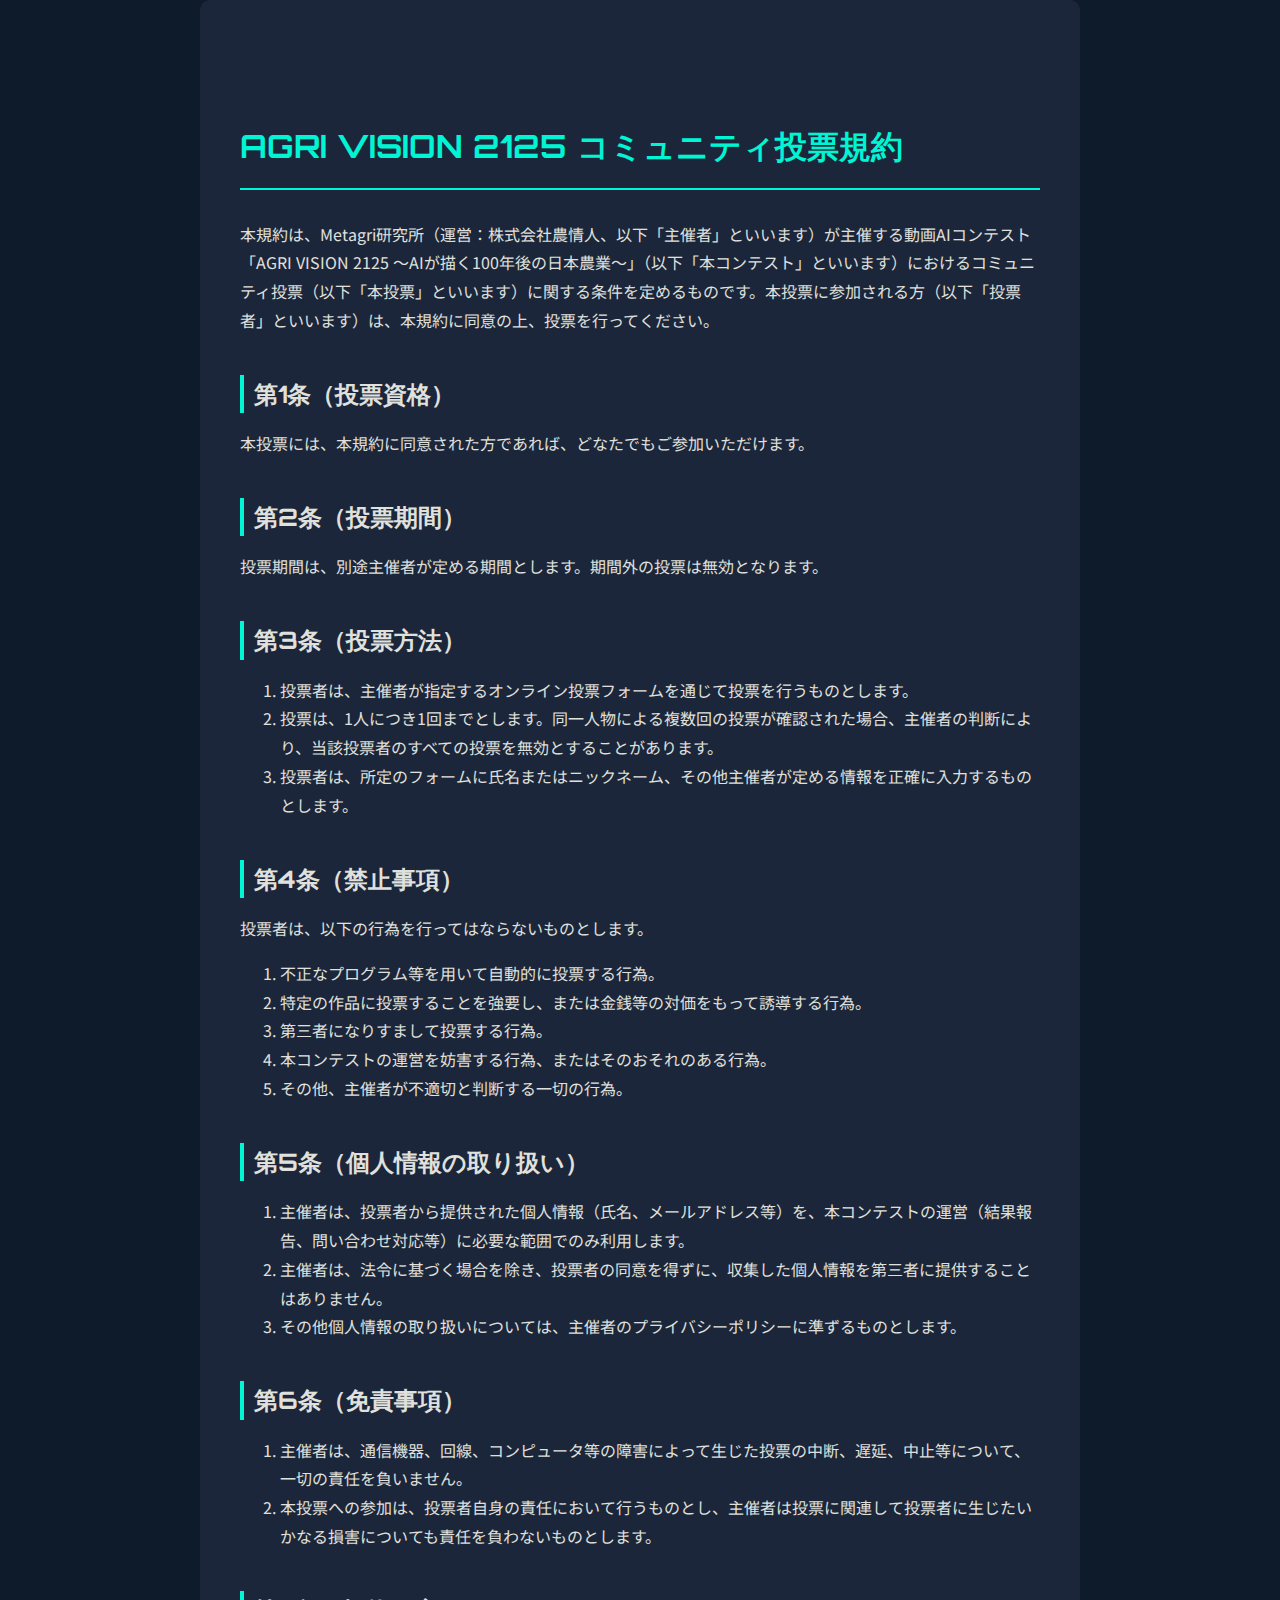
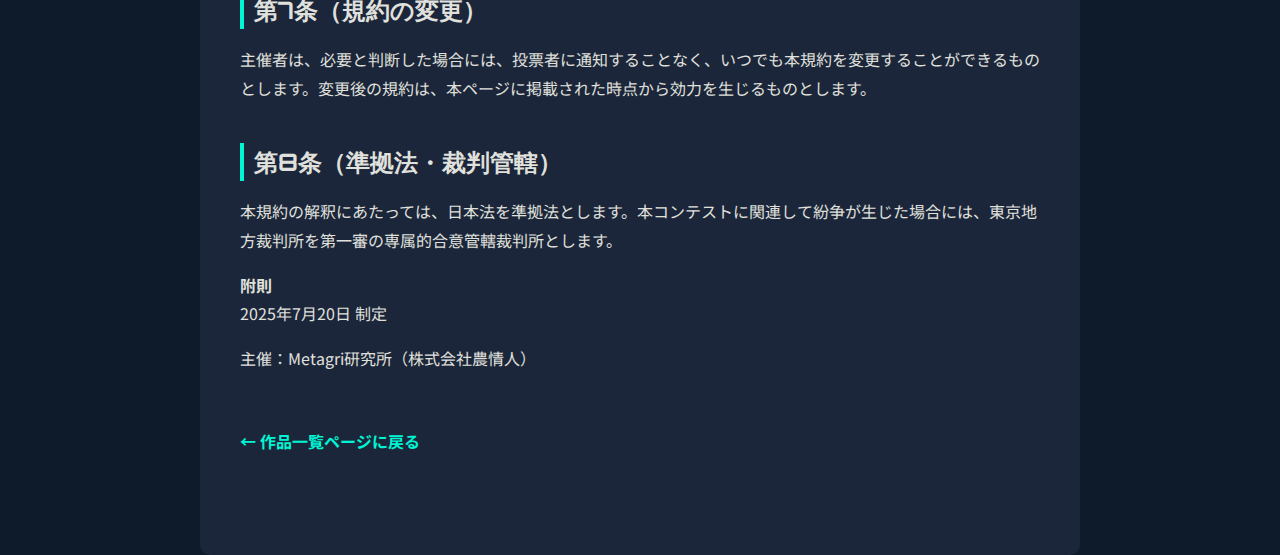
<file: terms.html>
<!DOCTYPE html>
<html lang="ja">
<head>
    <meta charset="UTF-8">
    <meta name="viewport" content="width=device-width, initial-scale=1.0">
    <title>AGRI VISION 2125 コミュニティ投票規約</title>
    <!-- LPと同じスタイルシートを読み込む -->
    <link rel="stylesheet" href="style.css">
    <link rel="preconnect" href="https://fonts.googleapis.com">
    <link rel="preconnect" href="https://fonts.gstatic.com" crossorigin>
    <link href="https://fonts.googleapis.com/css2?family=Noto+Sans+JP:wght@400;700&family=Orbitron:wght@700&display=swap" rel="stylesheet">
    <!-- 規約ページ専用のスタイル -->
    <style>
        .terms-page {
            max-width: 800px;
            margin: 0 auto;
            padding: 100px 40px;
            background-color: var(--secondary-color);
            border-radius: 10px;
        }
        .terms-page h1 {
            font-family: var(--font-title);
            color: var(--accent-color);
            border-bottom: 2px solid var(--accent-color);
            padding-bottom: 15px;
            margin-bottom: 30px;
        }
        .terms-page h2 {
            font-family: var(--font-title);
            color: var(--text-color);
            margin-top: 40px;
            margin-bottom: 15px;
            padding-left: 10px;
            border-left: 4px solid var(--accent-color);
        }
        .terms-page p, .terms-page ol {
            line-height: 1.8;
        }
        .terms-page .back-link {
            display: inline-block;
            margin-top: 40px;
            color: var(--accent-color);
            text-decoration: none;
            font-weight: bold;
        }
        .terms-page .back-link:hover {
            text-decoration: underline;
        }
    </style>
</head>
<body>

    <main class="terms-page">
        <h1>AGRI VISION 2125 コミュニティ投票規約</h1>

        <p>本規約は、Metagri研究所（運営：株式会社農情人、以下「主催者」といいます）が主催する動画AIコンテスト「AGRI VISION 2125 〜AIが描く100年後の日本農業〜」（以下「本コンテスト」といいます）におけるコミュニティ投票（以下「本投票」といいます）に関する条件を定めるものです。本投票に参加される方（以下「投票者」といいます）は、本規約に同意の上、投票を行ってください。</p>

        <h2>第1条（投票資格）</h2>
        <p>本投票には、本規約に同意された方であれば、どなたでもご参加いただけます。</p>

        <h2>第2条（投票期間）</h2>
        <p>投票期間は、別途主催者が定める期間とします。期間外の投票は無効となります。</p>

        <h2>第3条（投票方法）</h2>
        <ol>
            <li>投票者は、主催者が指定するオンライン投票フォームを通じて投票を行うものとします。</li>
            <li>投票は、1人につき1回までとします。同一人物による複数回の投票が確認された場合、主催者の判断により、当該投票者のすべての投票を無効とすることがあります。</li>
            <li>投票者は、所定のフォームに氏名またはニックネーム、その他主催者が定める情報を正確に入力するものとします。</li>
        </ol>

        <h2>第4条（禁止事項）</h2>
        <p>投票者は、以下の行為を行ってはならないものとします。</p>
        <ol>
            <li>不正なプログラム等を用いて自動的に投票する行為。</li>
            <li>特定の作品に投票することを強要し、または金銭等の対価をもって誘導する行為。</li>
            <li>第三者になりすまして投票する行為。</li>
            <li>本コンテストの運営を妨害する行為、またはそのおそれのある行為。</li>
            <li>その他、主催者が不適切と判断する一切の行為。</li>
        </ol>
        
        <h2>第5条（個人情報の取り扱い）</h2>
        <ol>
            <li>主催者は、投票者から提供された個人情報（氏名、メールアドレス等）を、本コンテストの運営（結果報告、問い合わせ対応等）に必要な範囲でのみ利用します。</li>
            <li>主催者は、法令に基づく場合を除き、投票者の同意を得ずに、収集した個人情報を第三者に提供することはありません。</li>
            <li>その他個人情報の取り扱いについては、主催者のプライバシーポリシーに準ずるものとします。</li>
        </ol>

        <h2>第6条（免責事項）</h2>
        <ol>
            <li>主催者は、通信機器、回線、コンピュータ等の障害によって生じた投票の中断、遅延、中止等について、一切の責任を負いません。</li>
            <li>本投票への参加は、投票者自身の責任において行うものとし、主催者は投票に関連して投票者に生じたいかなる損害についても責任を負わないものとします。</li>
        </ol>

        <h2>第7条（規約の変更）</h2>
        <p>主催者は、必要と判断した場合には、投票者に通知することなく、いつでも本規約を変更することができるものとします。変更後の規約は、本ページに掲載された時点から効力を生じるものとします。</p>

        <h2>第8条（準拠法・裁判管轄）</h2>
        <p>本規約の解釈にあたっては、日本法を準拠法とします。本コンテストに関連して紛争が生じた場合には、東京地方裁判所を第一審の専属的合意管轄裁判所とします。</p>

        <p><b>附則</b><br>2025年7月20日 制定</p>
        
        <p>主催：Metagri研究所（株式会社農情人）</p>

        <a href="index.html" class="back-link">← 作品一覧ページに戻る</a>
    </main>

</body>
</html>
</file>
<file: style.css>
:root {
    --primary-color: #0d1b2a; /* 深い紺色 */
    --secondary-color: #1b263b; /* やや明るい紺色 */
    --accent-color: #00f5d4; /* 明るい緑・シアン */
    --text-color: #e0e1dd;
    --card-bg: #1b263b;
    --font-main: 'Noto Sans JP', sans-serif;
    --font-title: 'Orbitron', sans-serif;
}

body {
    background-color: var(--primary-color);
    color: var(--text-color);
    font-family: var(--font-main);
    margin: 0;
    line-height: 1.6;
}

/* --- Site Header --- */
.site-header {
    background-color: rgba(13, 27, 42, 0.9);
    padding: 10px 40px;
    position: sticky;
    top: 0;
    width: 100%;
    z-index: 1000;
    box-sizing: border-box;
    backdrop-filter: blur(10px);
    -webkit-backdrop-filter: blur(10px);
    border-bottom: 1px solid rgba(0, 245, 212, 0.2);
}

.header-container {
    max-width: 1200px;
    margin: 0 auto;
    display: flex;
    justify-content: space-between;
    align-items: center;
}

.logo-link .logo-image {
    height: 40px;
    vertical-align: middle;
}

.header-btn {
    background-color: var(--accent-color);
    color: var(--primary-color);
    padding: 10px 20px;
    border-radius: 5px;
    text-decoration: none;
    font-weight: bold;
    transition: background-color 0.3s, transform 0.3s;
}

.header-btn:hover {
    background-color: #fff;
    transform: scale(1.05);
}

/* --- Hero Section --- */
.hero {
    background: linear-gradient(rgba(13, 27, 42, 0.8), rgba(13, 27, 42, 1)), url('https://source.unsplash.com/random/1600x900/?future,farm') no-repeat center center/cover;
    height: 60vh;
    display: flex;
    justify-content: center;
    align-items: center;
    text-align: center;
    padding: 0 20px;
}

.hero-content {
    max-width: 800px;
}

.main-title {
    font-family: var(--font-title);
    font-size: 3.5rem;
    color: #fff;
    text-shadow: 0 0 15px var(--accent-color);
    margin: 0;
}

.subtitle {
    font-size: 1.5rem;
    color: var(--accent-color);
    margin-top: 10px;
}

.description {
    font-size: 1.1rem;
    margin-top: 20px;
}

/* --- Gallery Section --- */
.gallery {
    padding: 60px 20px;
    max-width: 1200px;
    margin: 0 auto;
}

.section-title {
    text-align: center;
    font-family: var(--font-title);
    font-size: 2.5rem;
    margin-bottom: 50px;
    color: var(--accent-color);
}

.works-container {
    display: grid;
    grid-template-columns: repeat(auto-fit, minmax(320px, 1fr));
    gap: 30px;
}

/* --- Work Card (Common Style) --- */
.work-card {
    background-color: var(--card-bg);
    border-radius: 10px;
    box-shadow: 0 4px 15px rgba(0, 0, 0, 0.3);
    cursor: pointer;
    opacity: 0;
    transform: translateY(30px);
    transition: opacity 0.6s ease-out, transform 0.6s ease-out;
    position: relative;
    overflow: hidden;
}

.work-card.is-visible {
    opacity: 1;
    transform: translateY(0);
}

.work-card:hover {
    transform: translateY(-10px);
    box-shadow: 0 8px 30px rgba(0, 245, 212, 0.3);
    z-index: 10;
    overflow: visible;
}

.card-thumbnail {
    position: relative;
    width: 100%;
    padding-top: 56.25%; /* 16:9 Aspect Ratio */
    border-radius: 10px 10px 0 0;
    overflow: hidden;
}

.card-thumbnail img {
    position: absolute;
    top: 0;
    left: 0;
    width: 100%;
    height: 100%;
    object-fit: cover;
}

.play-icon {
    position: absolute;
    top: 50%;
    left: 50%;
    transform: translate(-50%, -50%);
    width: 60px;
    height: 60px;
    background-color: rgba(0, 0, 0, 0.6);
    border-radius: 50%;
    display: flex;
    justify-content: center;
    align-items: center;
    transition: background-color 0.3s;
}

.play-icon::after {
    content: '';
    display: block;
    width: 0;
    height: 0;
    border-top: 12px solid transparent;
    border-bottom: 12px solid transparent;
    border-left: 20px solid #fff;
    margin-left: 5px;
}

.work-card:hover .play-icon {
    background-color: rgba(0, 245, 212, 0.8);
}

.card-content {
    padding: 20px;
    position: relative;
}

.card-title {
    font-size: 1.4rem;
    font-weight: bold;
    margin: 0 0 5px;
    white-space: nowrap;
    overflow: hidden;
    text-overflow: ellipsis;
}

.card-creator {
    font-size: 0.9rem;
    color: var(--accent-color);
    margin: 0 0 15px;
}

.card-description {
    font-size: 0.95rem;
    display: -webkit-box;
    -webkit-line-clamp: 3;
    -webkit-box-orient: vertical;
    overflow: hidden;
    margin-bottom: 0;
}

.work-number {
    position: absolute;
    top: 10px;
    left: 10px;
    background-color: rgba(0, 245, 212, 0.85);
    color: var(--primary-color);
    font-family: var(--font-title);
    padding: 2px 8px;
    border-radius: 5px;
    font-size: 0.9rem;
    font-weight: bold;
    z-index: 5;
}

.tooltip {
    position: absolute;
    bottom: 110%;
    left: 50%;
    transform: translateX(-50%) translateY(10px);
    background-color: #2c3e50;
    color: #fff;
    padding: 15px;
    border-radius: 8px;
    width: 280px;
    font-size: 0.9rem;
    line-height: 1.5;
    text-align: left;
    opacity: 0;
    visibility: hidden;
    transition: opacity 0.3s ease, transform 0.3s ease;
    z-index: 20;
    box-shadow: 0 4px 10px rgba(0,0,0,0.5);
    pointer-events: none;
}

.tooltip::after {
    content: '';
    position: absolute;
    top: 100%;
    left: 50%;
    margin-left: -8px;
    border-width: 8px;
    border-style: solid;
    border-color: #2c3e50 transparent transparent transparent;
}

.work-card:hover .tooltip {
    opacity: 1;
    visibility: visible;
    transform: translateX(-50%) translateY(0);
}

/* --- TikTok Card Style --- */
.tiktok-thumbnail {
    object-fit: contain !important;
    padding: 20px;
    box-sizing: border-box;
    background-color: #000;
}

.tiktok-play-icon::after {
    content: '▶';
    font-size: 20px;
    color: #fff;
    border: none !important;
    margin: 0 0 0 2px;
}

/* --- Apply Section --- */
.apply-section {
    background-color: var(--secondary-color);
    padding: 80px 20px;
    text-align: center;
}

.apply-container h2 {
    font-family: var(--font-title);
    font-size: 2.5rem;
    color: var(--accent-color);
    margin-bottom: 20px;
}

.apply-container p {
    font-size: 1.1rem;
    max-width: 600px;
    margin: 0 auto 40px;
    line-height: 1.8;
}

.apply-btn {
    display: inline-block;
    background-image: linear-gradient(45deg, var(--accent-color) 0%, #48bfe3 100%);
    color: var(--primary-color);
    padding: 15px 40px;
    border-radius: 50px;
    text-decoration: none;
    font-weight: bold;
    font-size: 1.2rem;
    box-shadow: 0 4px 20px rgba(0, 245, 212, 0.4);
    transition: transform 0.3s ease, box-shadow 0.3s ease;
}

.apply-btn:hover {
    transform: scale(1.1) translateY(-5px);
    box-shadow: 0 8px 30px rgba(0, 245, 212, 0.6);
}

/* --- Footer --- */
.new-footer {
    text-align: center;
    padding: 40px 20px;
    background-color: var(--primary-color);
    border-top: 1px solid rgba(0, 245, 212, 0.2);
}

.new-footer .footer-container {
    max-width: 1200px;
    margin: 0 auto;
    display: flex;
    flex-direction: column;
    align-items: center;
}

.new-footer .footer-logo {
    margin-bottom: 20px;
}

.new-footer .footer-logo .logo-image {
    height: 40px;
    opacity: 0.9;
}

.new-footer .social-links {
    margin-bottom: 20px;
    display: flex;
    gap: 25px;
}

.new-footer .social-links a {
    color: var(--text-color);
    opacity: 0.8;
    transition: opacity 0.3s, transform 0.3s, color 0.3s;
    display: inline-block;
}

.new-footer .social-links a:hover {
    opacity: 1;
    transform: scale(1.1);
    color: var(--accent-color);
}

.new-footer .social-links svg {
    width: 30px;
    height: 30px;
    fill: currentColor;
}

.new-footer .copyright {
    font-size: 0.9rem;
    color: rgba(224, 225, 221, 0.7);
}


/* ★★★★★ ここからが「音しか流れない」問題を解決するコードです ★★★★★ */
/* --- Modal & Video Player --- */
.modal {
    display: none;
    position: fixed;
    z-index: 1001;
    left: 0;
    top: 0;
    width: 100%;
    height: 100%;
    overflow: auto;
    background-color: rgba(0, 0, 0, 0.9);
    animation: fadeIn 0.3s;
}

.modal-content {
    position: relative;
    margin: 5% auto;
    padding: 20px;
    width: 90%;
    max-width: 960px;
}

.close-button {
    position: absolute;
    top: -10px;
    right: 5px;
    color: #fff;
    font-size: 40px;
    font-weight: bold;
    cursor: pointer;
    transition: color 0.3s;
}

.close-button:hover,
.close-button:focus {
    color: var(--accent-color);
    text-decoration: none;
}

/* ★★★ この video-container の部分が最も重要です ★★★ */
.video-container {
    position: relative;
    padding-bottom: 56.25%; /* 16:9 のアスペクト比を維持 */
    height: 0;
    overflow: hidden;
    background-color: #000; /* 読み込み中に黒背景を表示 */
}

.video-container iframe {
    position: absolute;
    top: 0;
    left: 0;
    width: 100%;
    height: 100%;
}

@keyframes fadeIn {
    from { opacity: 0; }
    to { opacity: 1; }
}

/* --- Responsive Design --- */
@media (max-width: 768px) {
    .site-header { padding: 10px 20px; }
    .header-btn { padding: 8px 15px; font-size: 0.9rem; }
    .logo-image { height: 30px; }
    .main-title { font-size: 2.5rem; }
    .subtitle { font-size: 1.2rem; }
    .hero { height: 50vh; }
}
</file>
